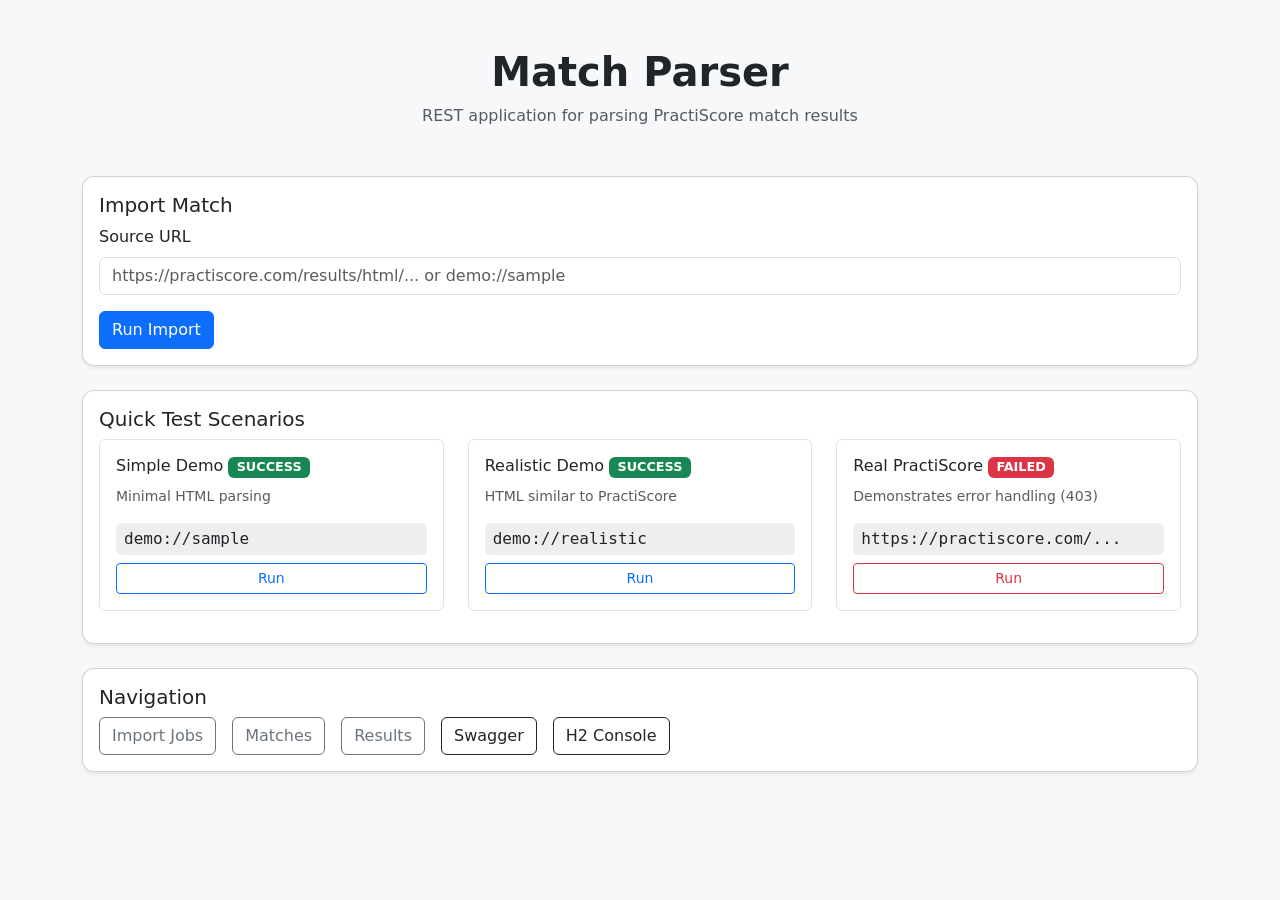
<file: src/main/resources/templates/index.html>
<!DOCTYPE html>
<html xmlns:th="http://www.thymeleaf.org">
<head>
    <title>Match Parser Demo</title>

    <meta charset="UTF-8">
    <meta name="viewport" content="width=device-width, initial-scale=1">

    <!-- Bootstrap CDN -->
    <link href="https://cdn.jsdelivr.net/npm/bootstrap@5.3.3/dist/css/bootstrap.min.css" rel="stylesheet">

    <style>
        body {
            background: #f6f8fa;
        }

        .card {
            border-radius: 12px;
        }

        .badge-demo {
            font-size: 0.8rem;
        }

        .code {
            background: #eee;
            padding: 4px 8px;
            border-radius: 6px;
            font-family: monospace;
        }
    </style>
</head>
<body>

<div class="container py-5">

    <!-- HEADER -->
    <div class="text-center mb-5">
        <h1 class="fw-bold">Match Parser</h1>
        <p class="text-muted">
            REST application for parsing PractiScore match results
        </p>
    </div>

    <!-- IMPORT FORM -->
    <div class="card shadow-sm mb-4">
        <div class="card-body">
            <h5 class="card-title">Import Match</h5>

            <form method="post" action="/import">
                <div class="mb-3">
                    <label class="form-label">Source URL</label>
                    <input type="text" class="form-control" name="sourceUrl"
                           placeholder="https://practiscore.com/results/html/... or demo://sample">
                </div>

                <button type="submit" class="btn btn-primary">
                    Run Import
                </button>
            </form>
        </div>
    </div>

    <!-- QUICK SCENARIOS -->
    <div class="card shadow-sm mb-4">
        <div class="card-body">
            <h5 class="card-title">Quick Test Scenarios</h5>

            <div class="row">

                <!-- SIMPLE -->
                <div class="col-md-4 mb-3">
                    <div class="border p-3 rounded bg-white h-100">
                        <h6>
                            Simple Demo
                            <span class="badge bg-success badge-demo">SUCCESS</span>
                        </h6>
                        <p class="small text-muted">
                            Minimal HTML parsing
                        </p>
                        <div class="code mb-2">demo://sample</div>

                        <form method="post" action="/import">
                            <input type="hidden" name="sourceUrl" value="demo://sample">
                            <button class="btn btn-sm btn-outline-primary w-100">
                                Run
                            </button>
                        </form>
                    </div>
                </div>

                <!-- REALISTIC -->
                <div class="col-md-4 mb-3">
                    <div class="border p-3 rounded bg-white h-100">
                        <h6>
                            Realistic Demo
                            <span class="badge bg-success badge-demo">SUCCESS</span>
                        </h6>
                        <p class="small text-muted">
                            HTML similar to PractiScore
                        </p>
                        <div class="code mb-2">demo://realistic</div>

                        <form method="post" action="/import">
                            <input type="hidden" name="sourceUrl" value="demo://realistic">
                            <button class="btn btn-sm btn-outline-primary w-100">
                                Run
                            </button>
                        </form>
                    </div>
                </div>

                <!-- FAIL -->
                <div class="col-md-4 mb-3">
                    <div class="border p-3 rounded bg-white h-100">
                        <h6>
                            Real PractiScore
                            <span class="badge bg-danger badge-demo">FAILED</span>
                        </h6>
                        <p class="small text-muted">
                            Demonstrates error handling (403)
                        </p>
                        <div class="code mb-2">https://practiscore.com/...</div>

                        <form method="post" action="/import">
                            <input type="hidden" name="sourceUrl"
                                   value="https://practiscore.com/results/html/c45aaf65-eda3-4971-bf6b-4c2bafbae337">
                            <button class="btn btn-sm btn-outline-danger w-100">
                                Run
                            </button>
                        </form>
                    </div>
                </div>

            </div>
        </div>
    </div>

    <!-- LINKS -->
    <div class="card shadow-sm">
        <div class="card-body">
            <h5 class="card-title">Navigation</h5>

            <div class="d-flex gap-3 flex-wrap">
                <a href="/imports" class="btn btn-outline-secondary">Import Jobs</a>
                <a href="/matches" class="btn btn-outline-secondary">Matches</a>
                <a href="/results" class="btn btn-outline-secondary">Results</a>
                <a href="/swagger-ui/index.html" class="btn btn-outline-dark">Swagger</a>
                <a href="/h2-console" class="btn btn-outline-dark">H2 Console</a>
            </div>
        </div>
    </div>

</div>

</body>
</html>
</file>
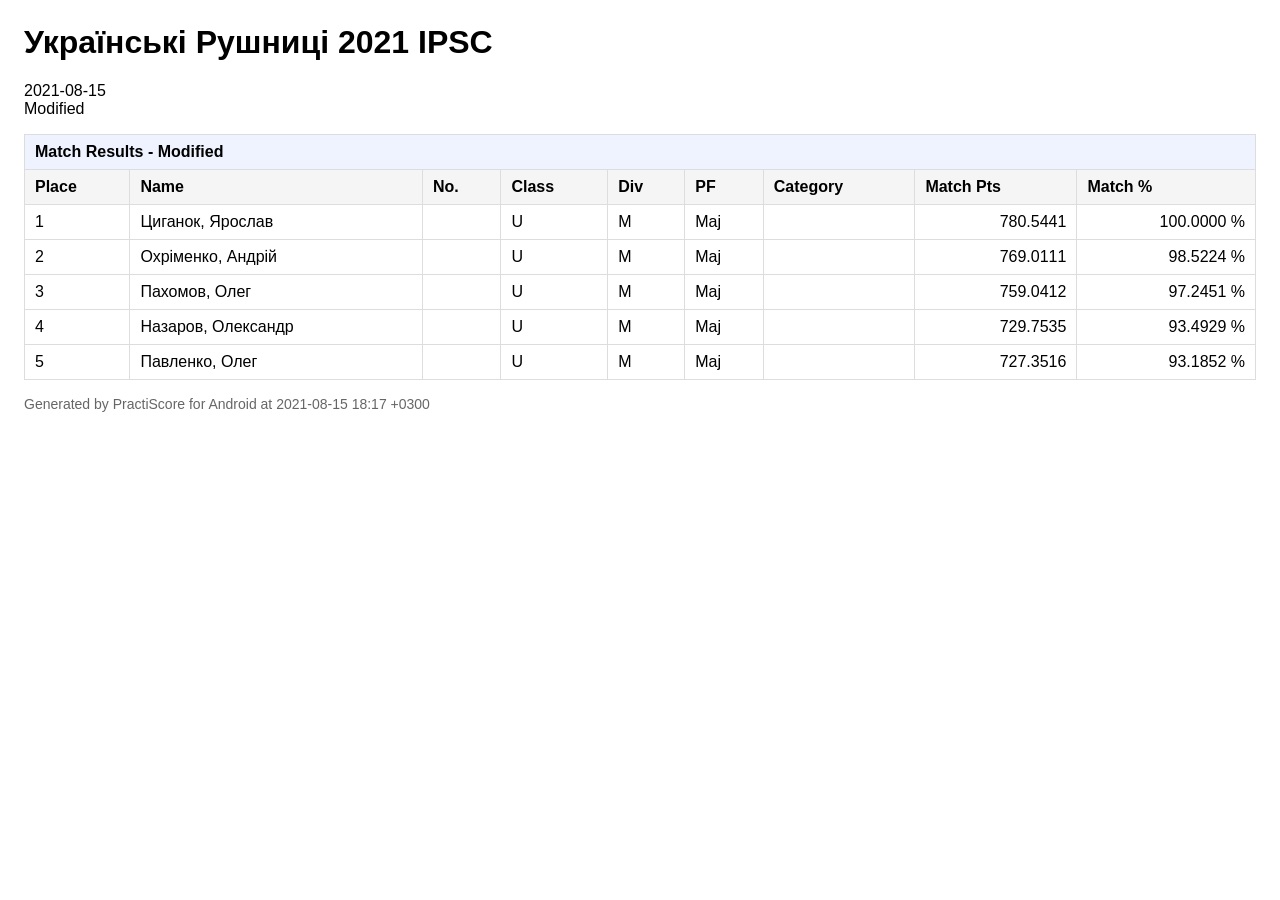
<file: src/main/resources/mock-pages/sample-match-realistic.html>
<!DOCTYPE html>
<html lang="uk">
<head>
    <meta charset="UTF-8">
    <title>Українські Рушниці 2021 IPSC : 2021-08-15</title>
    <style>
        body {
            font-family: Arial, sans-serif;
            margin: 24px;
        }

        h3 {
            text-align: left;
        }

        table {
            width: 100%;
            border-collapse: collapse;
            margin-top: 16px;
        }

        th, td {
            text-align: left;
            padding: 8px 10px;
            border: 1px solid #ddd;
        }

        th {
            background: #f5f5f5;
        }

        .score_cell {
            text-align: right;
            white-space: nowrap;
        }

        .division_head {
            background: #eef3ff;
            font-weight: bold;
        }

        .generated {
            margin-top: 16px;
            color: #666;
            font-size: 14px;
        }
    </style>
</head>
<body>

<h1 class="match-name">Українські Рушниці 2021 IPSC</h1>
<div class="match-date">2021-08-15</div>
<div class="division-name">Modified</div>

<table>
    <tbody>
    <tr>
        <td class="division_head" colspan="9">Match Results - Modified</td>
    </tr>
    <tr>
        <th>Place</th>
        <th>Name</th>
        <th>No.</th>
        <th>Class</th>
        <th>Div</th>
        <th>PF</th>
        <th>Category</th>
        <th>Match Pts</th>
        <th>Match %</th>
    </tr>
    <tr>
        <td>1</td>
        <td>Циганок, Ярослав</td>
        <td></td>
        <td>U</td>
        <td>M</td>
        <td>Maj</td>
        <td></td>
        <td class="score_cell">780.5441</td>
        <td class="score_cell">100.0000 %</td>
    </tr>
    <tr>
        <td>2</td>
        <td>Охріменко, Андрій</td>
        <td></td>
        <td>U</td>
        <td>M</td>
        <td>Maj</td>
        <td></td>
        <td class="score_cell">769.0111</td>
        <td class="score_cell">98.5224 %</td>
    </tr>
    <tr>
        <td>3</td>
        <td>Пахомов, Олег</td>
        <td></td>
        <td>U</td>
        <td>M</td>
        <td>Maj</td>
        <td></td>
        <td class="score_cell">759.0412</td>
        <td class="score_cell">97.2451 %</td>
    </tr>
    <tr>
        <td>4</td>
        <td>Назаров, Олександр</td>
        <td></td>
        <td>U</td>
        <td>M</td>
        <td>Maj</td>
        <td></td>
        <td class="score_cell">729.7535</td>
        <td class="score_cell">93.4929 %</td>
    </tr>
    <tr>
        <td>5</td>
        <td>Павленко, Олег</td>
        <td></td>
        <td>U</td>
        <td>M</td>
        <td>Maj</td>
        <td></td>
        <td class="score_cell">727.3516</td>
        <td class="score_cell">93.1852 %</td>
    </tr>
    </tbody>
</table>

<div class="generated">
    Generated by PractiScore for Android at 2021-08-15 18:17 +0300
</div>

</body>
</html>
</file>
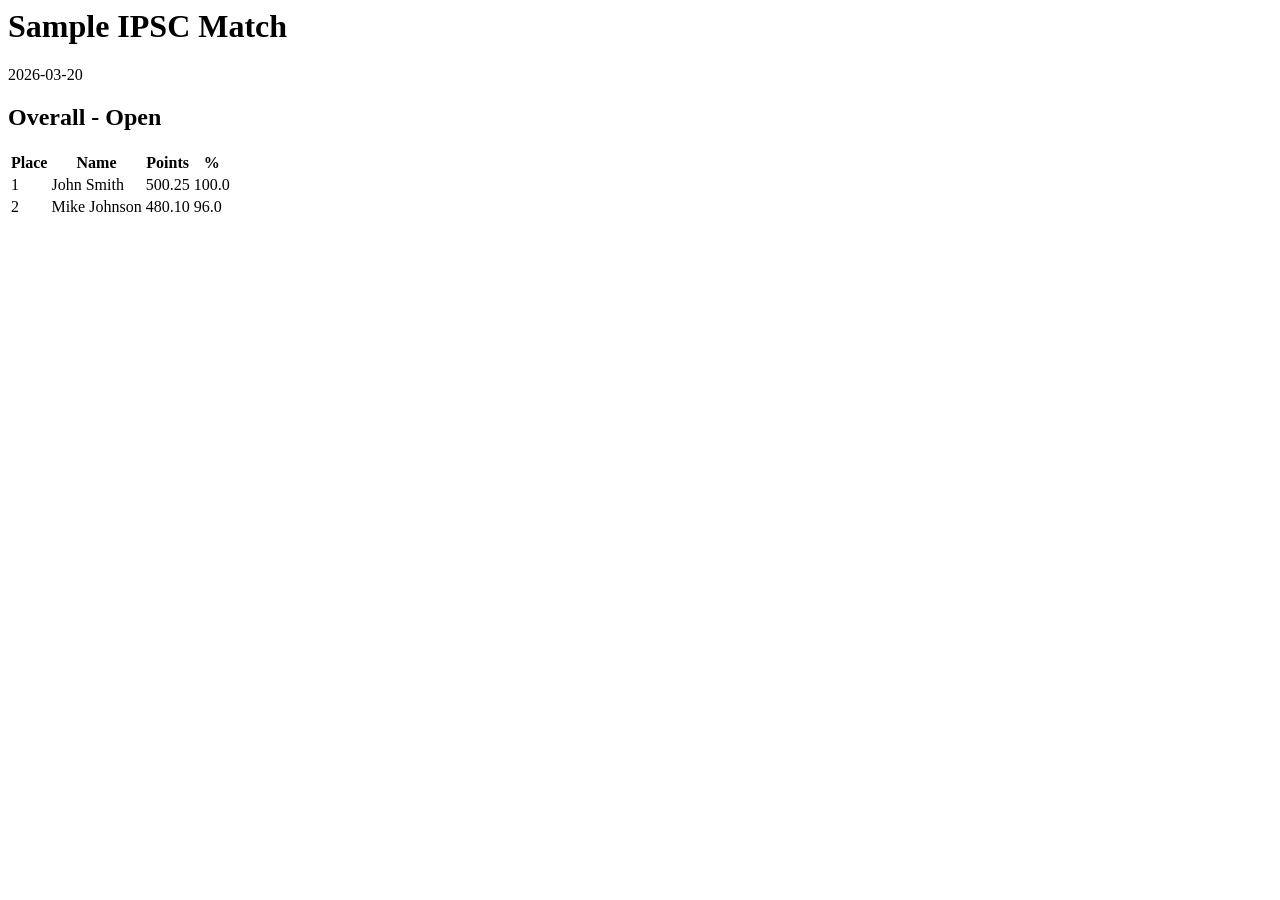
<file: src/main/resources/mock-pages/sample-match.html>
<html>
<head>
    <title>Sample IPSC Match</title>
</head>
<body>

<h1>Sample IPSC Match</h1>
<div class="match-date">2026-03-20</div>

<h2>Overall - Open</h2>
<table>
    <tr>
        <th>Place</th>
        <th>Name</th>
        <th>Points</th>
        <th>%</th>
    </tr>
    <tr>
        <td>1</td>
        <td>John Smith</td>
        <td>500.25</td>
        <td>100.0</td>
    </tr>
    <tr>
        <td>2</td>
        <td>Mike Johnson</td>
        <td>480.10</td>
        <td>96.0</td>
    </tr>
</table>

</body>
</html>
</file>
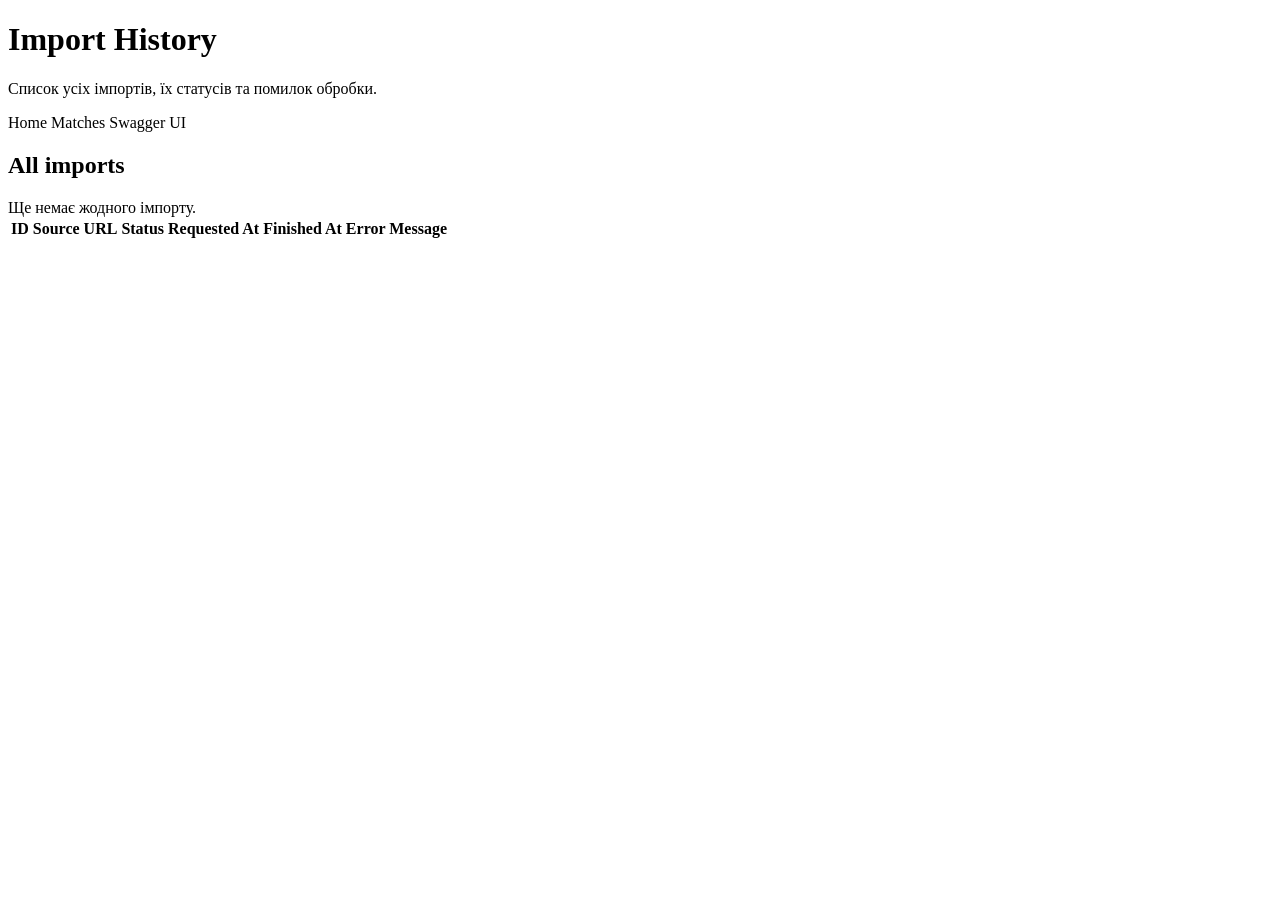
<file: src/main/resources/templates/imports.html>
<!DOCTYPE html>
<html xmlns:th="http://www.thymeleaf.org">
<head>
    <meta charset="UTF-8">
    <title>Import History</title>
    <link rel="stylesheet" th:href="@{/css/style.css}">
</head>
<body>
<div class="container">
    <header class="page-header">
        <h1 class="page-title">Import History</h1>
        <p class="page-subtitle">
            Список усіх імпортів, їх статусів та помилок обробки.
        </p>

        <nav class="top-nav">
            <a class="nav-link" th:href="@{/}">Home</a>
            <a class="nav-link" th:href="@{/matches}">Matches</a>
            <a class="nav-link" th:href="@{/swagger-ui/index.html}">Swagger UI</a>
        </nav>
    </header>

    <section class="card">
        <h2 class="section-title">All imports</h2>

        <div th:if="${#lists.isEmpty(imports)}" class="empty">
            Ще немає жодного імпорту.
        </div>

        <div th:if="${!#lists.isEmpty(imports)}" class="table-wrap">
            <table>
                <thead>
                <tr>
                    <th>ID</th>
                    <th>Source URL</th>
                    <th>Status</th>
                    <th>Requested At</th>
                    <th>Finished At</th>
                    <th>Error Message</th>
                </tr>
                </thead>
                <tbody>
                <tr th:each="imp : ${imports}">
                    <td th:text="${imp.id}"></td>
                    <td th:text="${imp.sourceUrl}"></td>
                    <td>
                        <span th:if="${imp.status.name() == 'NEW'}" class="badge badge-new" th:text="${imp.status}"></span>
                        <span th:if="${imp.status.name() == 'SUCCESS'}" class="badge badge-success" th:text="${imp.status}"></span>
                        <span th:if="${imp.status.name() == 'FAILED'}" class="badge badge-failed" th:text="${imp.status}"></span>
                    </td>
                    <td th:text="${imp.requestedAt}"></td>
                    <td th:text="${imp.finishedAt}"></td>
                    <td class="muted" th:text="${imp.errorMessage} ?: '-'"></td>
                </tr>
                </tbody>
            </table>
        </div>
    </section>

    <div class="footer-space"></div>
</div>
</body>
</html>
</file>
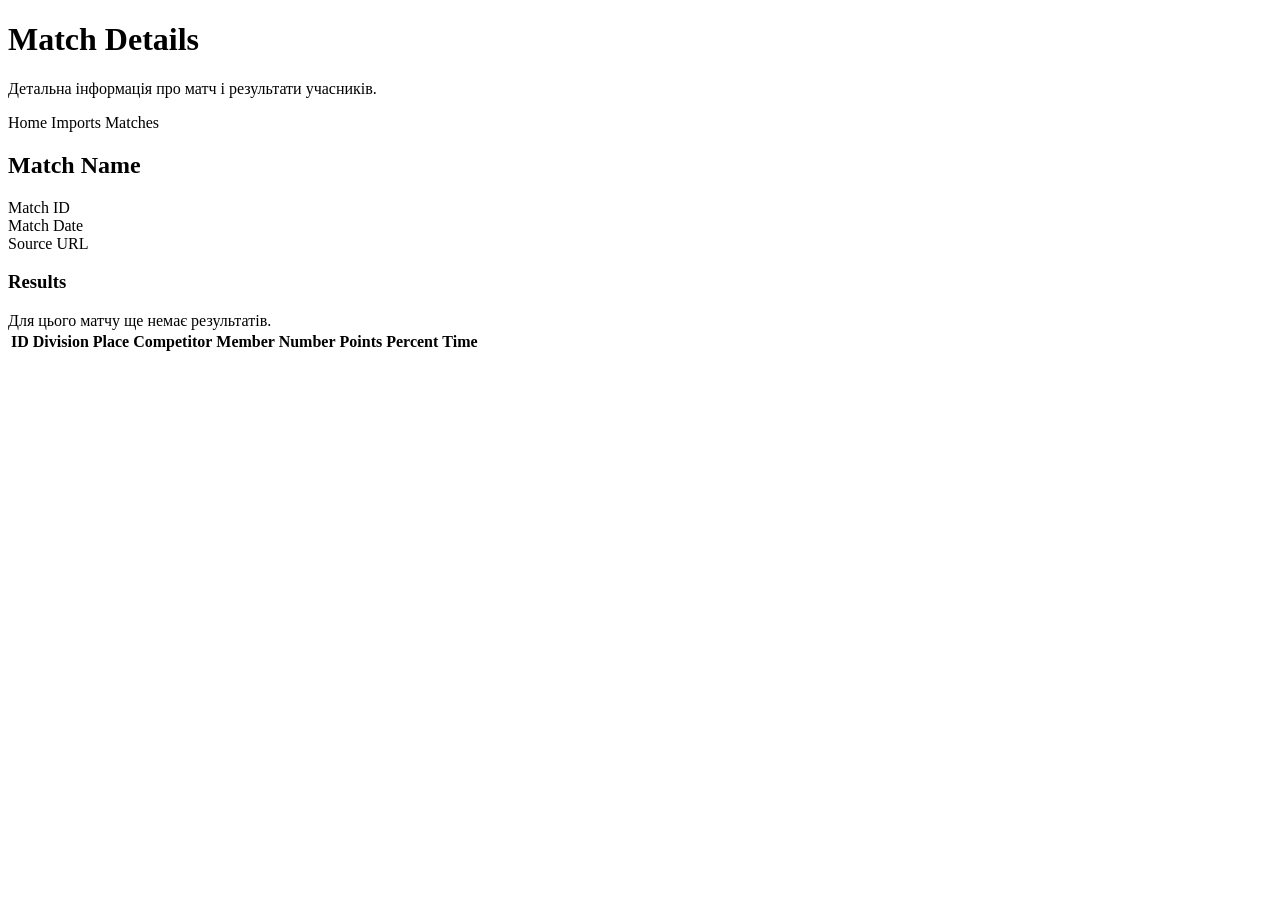
<file: src/main/resources/templates/match-details.html>
<!DOCTYPE html>
<html xmlns:th="http://www.thymeleaf.org">
<head>
    <meta charset="UTF-8">
    <title>Match Details</title>
    <link rel="stylesheet" th:href="@{/css/style.css}">
</head>
<body>
<div class="container">
    <header class="page-header">
        <h1 class="page-title">Match Details</h1>
        <p class="page-subtitle">
            Детальна інформація про матч і результати учасників.
        </p>

        <nav class="top-nav">
            <a class="nav-link" th:href="@{/}">Home</a>
            <a class="nav-link" th:href="@{/imports}">Imports</a>
            <a class="nav-link" th:href="@{/matches}">Matches</a>
        </nav>
    </header>

    <section class="card">
        <h2 class="card-title" th:text="${match.matchName}">Match Name</h2>

        <div class="meta-list">
            <div class="meta-item">
                <div class="meta-label">Match ID</div>
                <div class="meta-value" th:text="${match.id}"></div>
            </div>
            <div class="meta-item">
                <div class="meta-label">Match Date</div>
                <div class="meta-value" th:text="${match.matchDate}"></div>
            </div>
            <div class="meta-item">
                <div class="meta-label">Source URL</div>
                <div class="meta-value" th:text="${match.sourceUrl}"></div>
            </div>
        </div>
    </section>

    <section class="card">
        <h3 class="section-title">Results</h3>

        <div th:if="${#lists.isEmpty(results)}" class="empty">
            Для цього матчу ще немає результатів.
        </div>

        <div th:if="${!#lists.isEmpty(results)}" class="table-wrap">
            <table>
                <thead>
                <tr>
                    <th>ID</th>
                    <th>Division</th>
                    <th>Place</th>
                    <th>Competitor</th>
                    <th>Member Number</th>
                    <th>Points</th>
                    <th>Percent</th>
                    <th>Time</th>
                </tr>
                </thead>
                <tbody>
                <tr th:each="result : ${results}">
                    <td th:text="${result.id}"></td>
                    <td th:text="${result.divisionName}"></td>
                    <td th:text="${result.placeValue}"></td>
                    <td th:text="${result.competitorName}"></td>
                    <td th:text="${result.memberNumber} ?: '-'"></td>
                    <td th:text="${result.pointsValue} ?: '-'"></td>
                    <td th:text="${result.percentValue} ?: '-'"></td>
                    <td th:text="${result.timeValue} ?: '-'"></td>
                </tr>
                </tbody>
            </table>
        </div>
    </section>

    <div class="footer-space"></div>
</div>
</body>
</html>
</file>
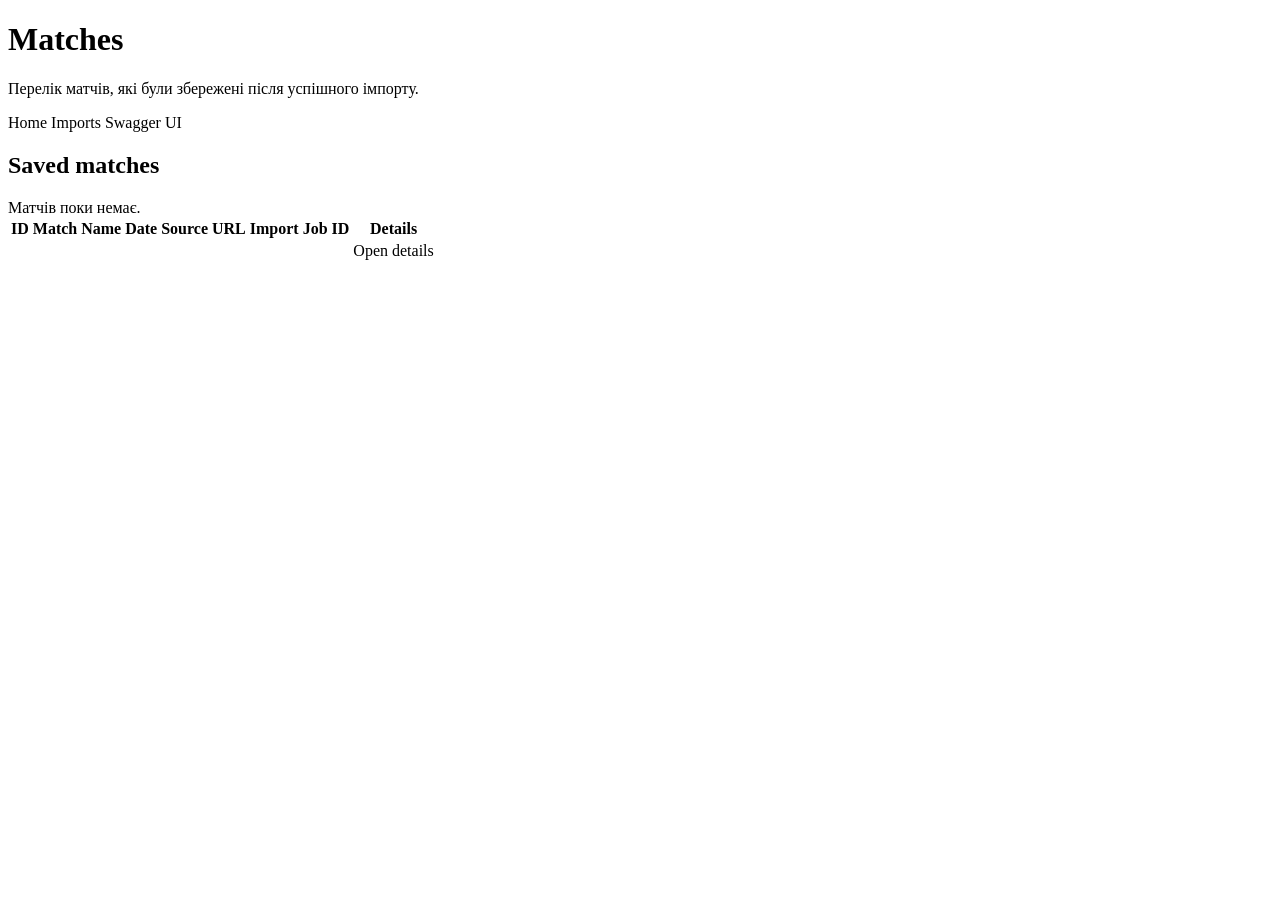
<file: src/main/resources/templates/matches.html>
<!DOCTYPE html>
<html xmlns:th="http://www.thymeleaf.org">
<head>
    <meta charset="UTF-8">
    <title>Matches</title>
    <link rel="stylesheet" th:href="@{/css/style.css}">
</head>
<body>
<div class="container">
    <header class="page-header">
        <h1 class="page-title">Matches</h1>
        <p class="page-subtitle">
            Перелік матчів, які були збережені після успішного імпорту.
        </p>

        <nav class="top-nav">
            <a class="nav-link" th:href="@{/}">Home</a>
            <a class="nav-link" th:href="@{/imports}">Imports</a>
            <a class="nav-link" th:href="@{/swagger-ui/index.html}">Swagger UI</a>
        </nav>
    </header>

    <section class="card">
        <h2 class="section-title">Saved matches</h2>

        <div th:if="${#lists.isEmpty(matches)}" class="empty">
            Матчів поки немає.
        </div>

        <div th:if="${!#lists.isEmpty(matches)}" class="table-wrap">
            <table>
                <thead>
                <tr>
                    <th>ID</th>
                    <th>Match Name</th>
                    <th>Date</th>
                    <th>Source URL</th>
                    <th>Import Job ID</th>
                    <th>Details</th>
                </tr>
                </thead>
                <tbody>
                <tr th:each="match : ${matches}">
                    <td th:text="${match.id}"></td>
                    <td th:text="${match.matchName}"></td>
                    <td th:text="${match.matchDate}"></td>
                    <td th:text="${match.sourceUrl}"></td>
                    <td th:text="${match.importJob != null ? match.importJob.id : '-'}"></td>
                    <td>
                        <a th:href="@{'/matches/' + ${match.id}}">Open details</a>
                    </td>
                </tr>
                </tbody>
            </table>
        </div>
    </section>

    <div class="footer-space"></div>
</div>
</body>
</html>
</file>
